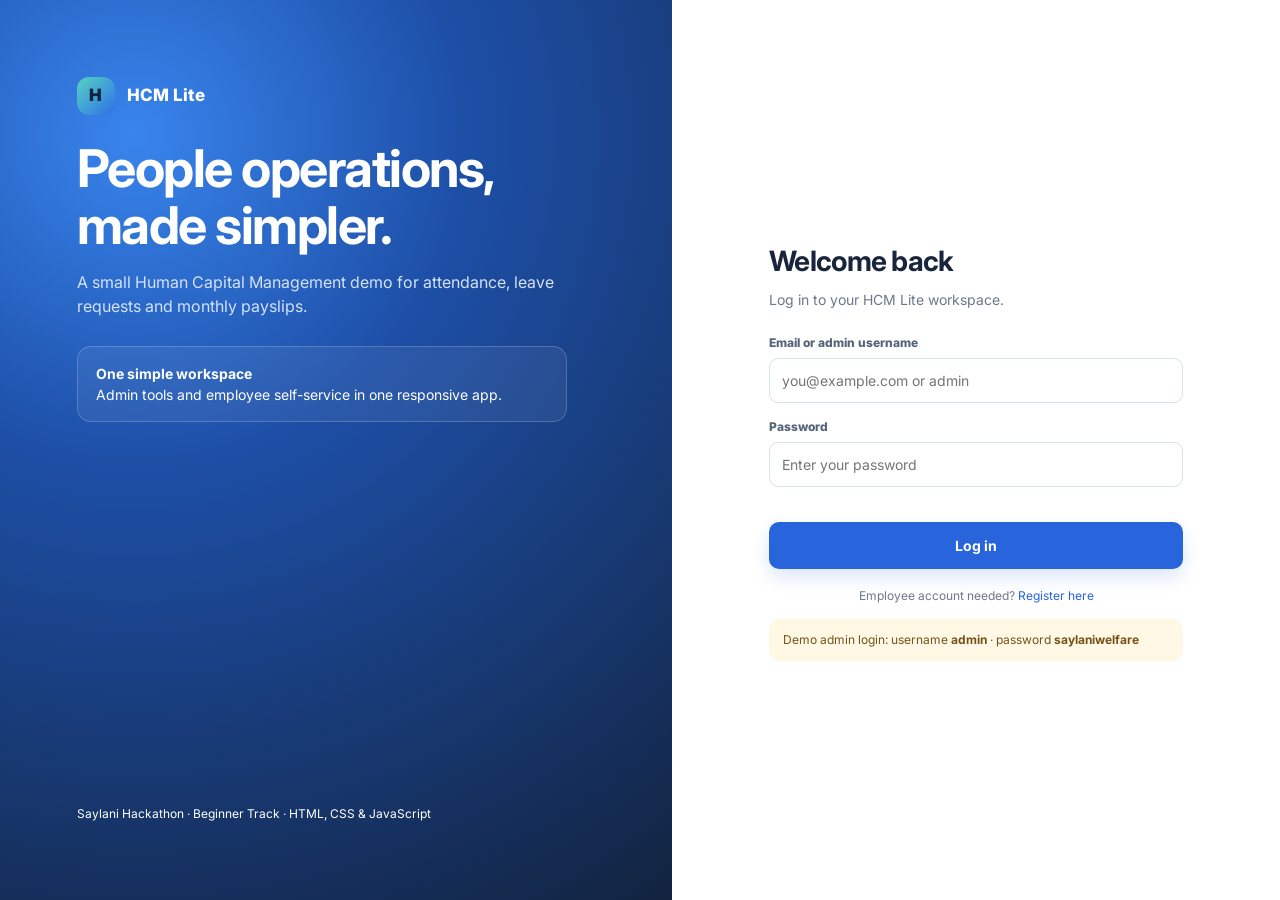
<file: index.html>
<!doctype html>
<html lang="en"><head><meta charset="utf-8"><meta name="viewport" content="width=device-width, initial-scale=1"><title>HCM Lite | Login</title><link rel="stylesheet" href="base.css"><link rel="stylesheet" href="login.css"></head>
<body><main class="auth-page"><section class="auth-banner"><div><div class="brand"><span class="brand-mark">H</span><span>HCM Lite</span></div><h1>People operations, made simpler.</h1><p>A small Human Capital Management demo for attendance, leave requests and monthly payslips.</p><div class="auth-feature"><strong>One simple workspace</strong><br><span>Admin tools and employee self-service in one responsive app.</span></div></div><div class="small">Saylani Hackathon · Beginner Track · HTML, CSS & JavaScript</div></section>
<section class="auth-main"><form class="auth-card" id="loginForm"><h2>Welcome back</h2><p>Log in to your HCM Lite workspace.</p><div class="field"><label for="email">Email or admin username</label><input id="email" name="email" type="text" autocomplete="username" placeholder="you@example.com or admin" required></div><div class="field"><label for="password">Password</label><input id="password" name="password" type="password" autocomplete="current-password" placeholder="Enter your password" required></div><div id="loginError" class="error" role="alert"></div><button type="submit">Log in</button><div class="auth-foot">Employee account needed? <a href="register.html">Register here</a></div><div class="notice">Demo admin login: username <b>admin</b> · password <b>saylaniwelfare</b></div></form></section></main><script src="common.js"></script><script src="login.js"></script></body></html>
</file>
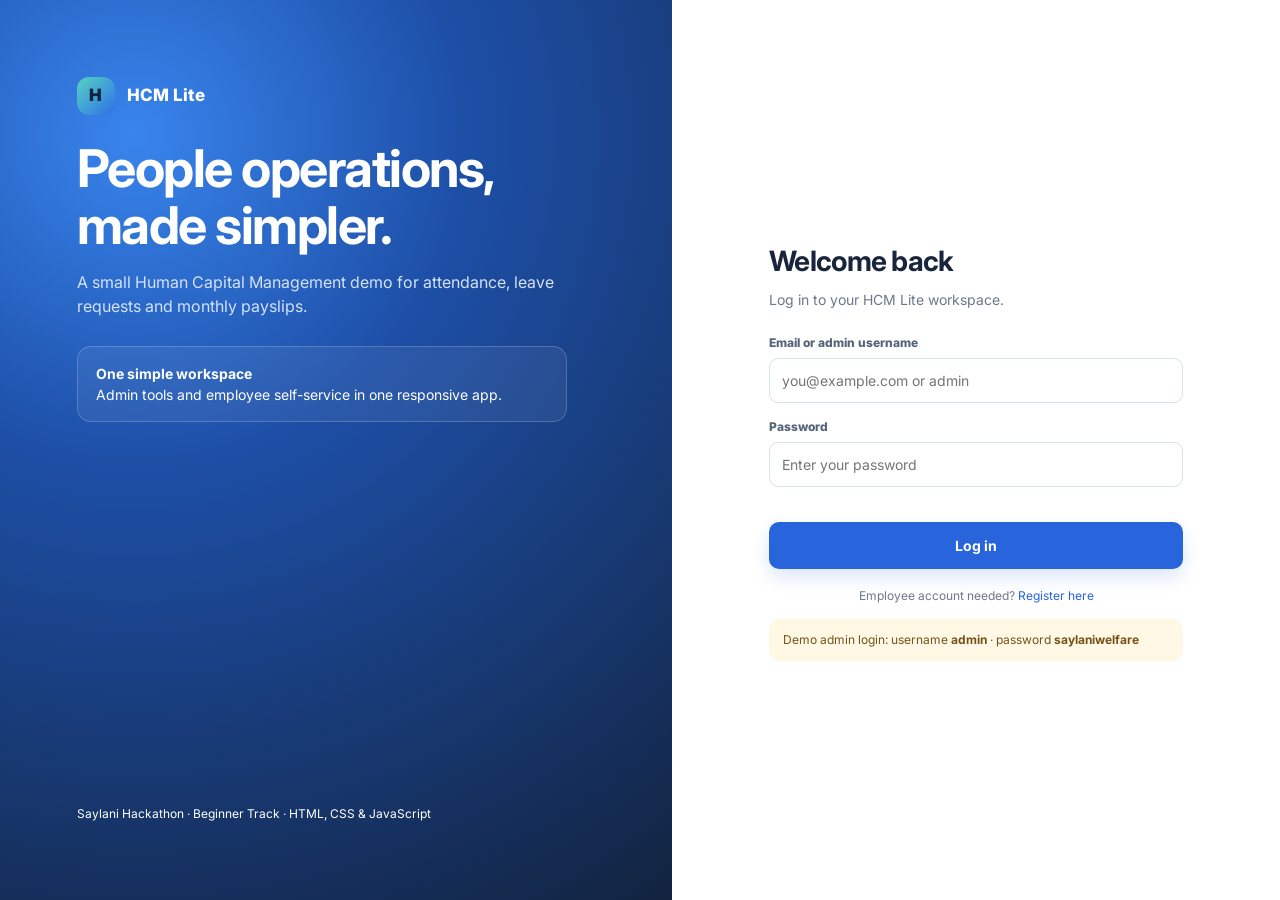
<file: admin.html>
<!doctype html><html lang="en"><head><meta charset="utf-8"><meta name="viewport" content="width=device-width, initial-scale=1"><title>Admin dashboard | HCM Lite</title><link rel="stylesheet" href="base.css"><link rel="stylesheet" href="admin.css"></head><body><div class="app-shell"><header class="topbar"><div class="brand"><span class="brand-mark">H</span><span>HCM Lite <small style="display:block;font-size:10px;font-weight:500;color:#c6d2e5">ADMIN WORKSPACE</small></span></div><div class="top-actions"><small id="adminHello">Administrator</small><button class="secondary" id="logoutBtn">Log out</button></div></header><nav class="nav"><a class="active" href="admin.html">Dashboard</a><a href="employees.html">Employees</a><a href="leaves.html">Leave requests</a><a href="settings.html">Settings</a><a href="payslip.html">Payslips</a></nav><main class="container"><div class="page-head"><div><h1>Company dashboard</h1><p id="companyHeading">Your team's daily overview.</p></div><div class="toolbar"><label for="reportDate" class="muted">Report date</label><input type="date" id="reportDate"></div></div><section class="grid stats"><article class="stat"><div class="label">Total employees</div><div class="number" id="totalEmployees">0</div><div class="hint">Registered employee accounts</div></article><article class="stat"><div class="label">Present today</div><div class="number" id="presentCount">0</div><div class="hint">Attendance recorded</div></article><article class="stat"><div class="label">Late arrivals</div><div class="number" id="lateCount">0</div><div class="hint">Beyond grace period</div></article><article class="stat"><div class="label">On approved leave</div><div class="number" id="leaveCount">0</div><div class="hint">Approved requests covering date</div></article></section><div class="two-col"><section class="panel"><div class="panel-top"><h2>Attendance register</h2><a class="btn secondary no-print" href="employees.html">Manage employees</a></div><p class="muted small">No attendance record is shown as “Absent”; the Leave column displays “Leave” when no check-in was recorded, as requested.</p><div class="table-wrap"><table><thead><tr><th>Employee ID</th><th>Name</th><th>Department</th><th>Check-in</th><th>Check-out</th><th>Status</th><th>Leave column</th></tr></thead><tbody id="attendanceRows"></tbody></table></div><div id="attendanceEmpty" class="empty" hidden>No employees registered yet. Add an employee to get started.</div></section><aside class="panel helper-box"><h2>Smart helper</h2><p class="muted small">Ask about employees, attendance, late arrivals or approved leave. Answers use this app's saved data.</p><div id="helperAnswer" class="helper-answer">Try asking: “How many employees do we have?”</div><form id="helperForm" class="helper-form"><input id="helperQuestion" placeholder="Ask a question…" required><button type="submit">Ask</button></form><a href="leaves.html">Review pending leave requests →</a><div class="notice">Local demo: records live in this browser and are not shared across devices.</div></aside></div><p class="footer-note">HCM Lite · Admin dashboard</p></main></div><script src="common.js"></script><script src="admin.js"></script></body></html>
</file>
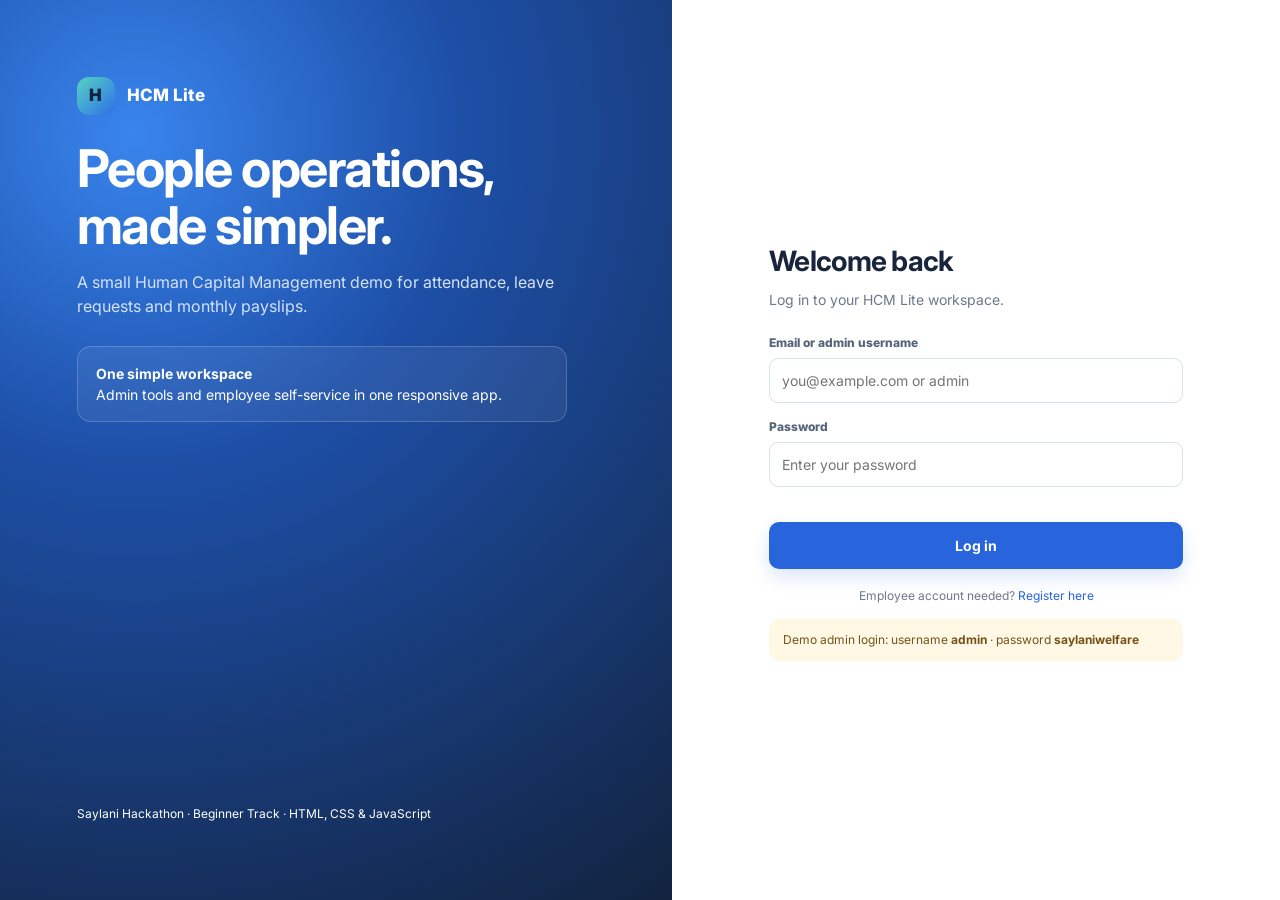
<file: employee.html>
<!doctype html><html lang="en"><head><meta charset="utf-8"><meta name="viewport" content="width=device-width, initial-scale=1"><title>Employee dashboard | HCM Lite</title><link rel="stylesheet" href="base.css"><link rel="stylesheet" href="employee.css"></head><body><div class="app-shell"><header class="topbar"><div class="brand"><span class="brand-mark">H</span><span>HCM Lite <small style="display:block;font-size:10px;font-weight:500;color:#c6d2e5">EMPLOYEE SELF-SERVICE</small></span></div><div class="top-actions"><small id="employeeHello">My dashboard</small><button class="secondary" id="logoutBtn">Log out</button></div></header><nav class="nav"><a class="active" href="employee.html">My dashboard</a><a href="leaves.html">My leave requests</a><a href="payslip.html">My payslip</a></nav><main class="container"><div class="page-head"><div><h1 id="welcomeTitle">Welcome</h1><p>View your workday, attendance and leave balance.</p></div><span id="todayLabel" class="badge"></span></div><div class="two-col"><div><section class="panel"><div class="profile-row"><div class="avatar" id="avatar">E</div><div><h2 id="profileName" style="margin:0 0 2px">Employee</h2><div id="profileMeta" class="muted small"></div></div></div><hr style="border:0;border-top:1px solid var(--line);margin:18px 0"><div class="grid stats" style="grid-template-columns:repeat(2,minmax(0,1fr));margin:0"><article class="stat"><div class="label">Leave balance</div><div class="number" id="leaveBalance">20</div><div class="hint">Working days remaining</div></article><article class="stat"><div class="label">Today's hours</div><div class="number" id="hoursToday">—</div><div class="hint">Updates after check-out</div></article></div><div class="panel" style="box-shadow:none;margin:16px 0 0;background:#f9fbff"><div class="panel-top"><div><h2 style="margin-bottom:3px">Today's attendance</h2><div class="muted small" id="attendanceMessage">Check in when you start work.</div></div><span id="todayStatus" class="badge">Not marked</span></div><div class="form-actions"><button id="attendanceBtn">Check in</button><span id="attendanceTime" class="muted small"></span></div></div></section><section class="panel"><div class="panel-top"><h2>Recent attendance</h2><a href="payslip.html">View payslip →</a></div><div class="table-wrap"><table><thead><tr><th>Date</th><th>Check-in</th><th>Check-out</th><th>Hours</th><th>Status</th></tr></thead><tbody id="myAttendanceRows"></tbody></table></div><div id="myAttendanceEmpty" class="empty" hidden>No attendance entries yet. Use Check in above to make your first record.</div></section></div><aside class="panel helper-box"><h2>My smart helper</h2><p class="muted small">Ask about your remaining leave, today's attendance or work hours.</p><div id="employeeHelperAnswer" class="helper-answer">Try asking: “How many leaves do I have left?”</div><form id="employeeHelperForm" class="helper-form"><input id="employeeQuestion" placeholder="Ask a question…" required><button type="submit">Ask</button></form><a href="leaves.html">Apply for leave →</a><div class="notice">Your dashboard only shows records for your own account.</div></aside></div><p class="footer-note">HCM Lite · Employee dashboard</p></main></div><script src="common.js"></script><script src="employee.js"></script></body></html>
</file>
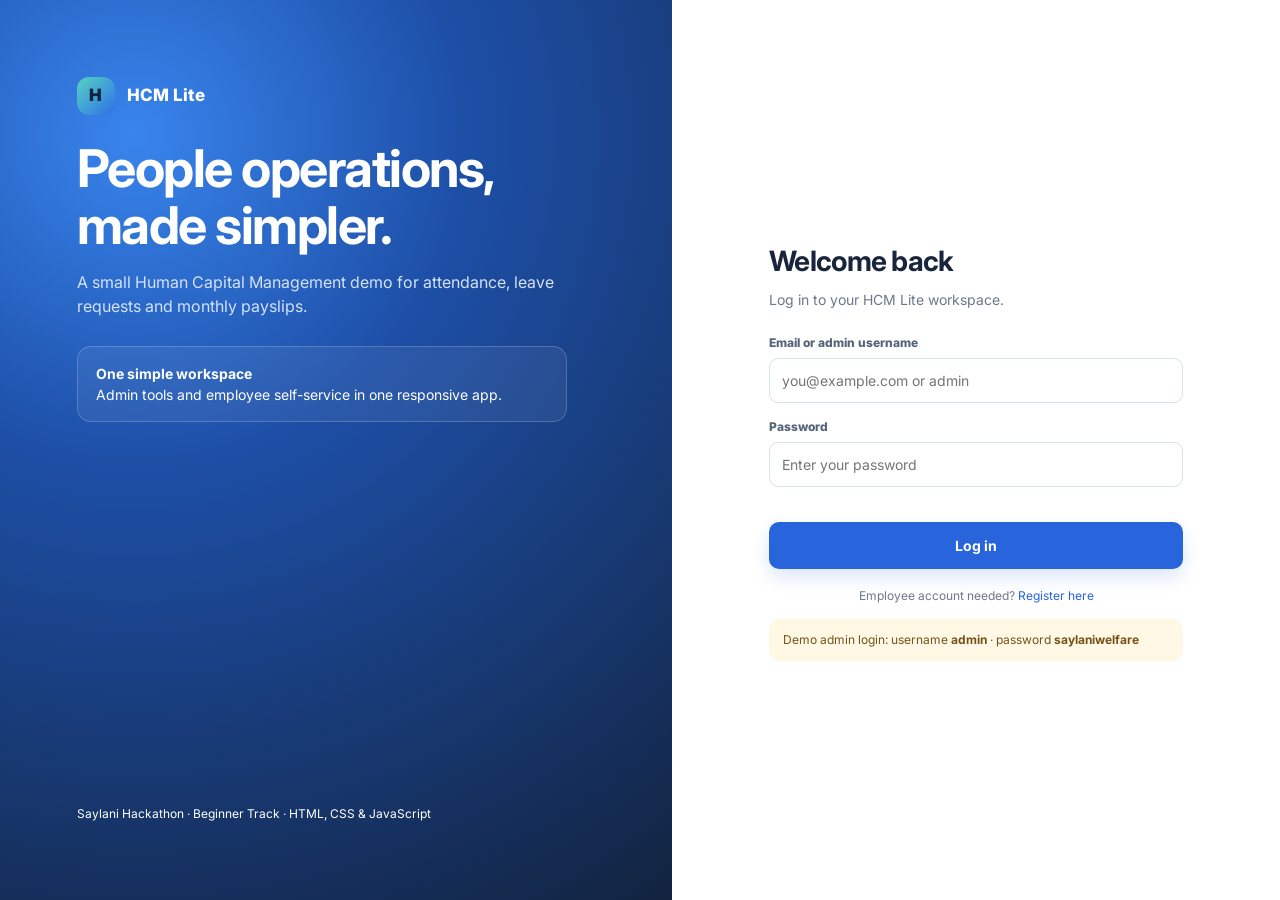
<file: employees.html>
<!doctype html><html lang="en"><head><meta charset="utf-8"><meta name="viewport" content="width=device-width, initial-scale=1"><title>Employees | HCM Lite</title><link rel="stylesheet" href="base.css"><link rel="stylesheet" href="employees.css"></head><body><div class="app-shell"><header class="topbar"><div class="brand"><span class="brand-mark">H</span><span>HCM Lite <small style="display:block;font-size:10px;font-weight:500;color:#c6d2e5">ADMIN WORKSPACE</small></span></div><div class="top-actions"><small>Employee management</small><button class="secondary" id="logoutBtn">Log out</button></div></header><nav class="nav"><a href="admin.html">Dashboard</a><a class="active" href="employees.html">Employees</a><a href="leaves.html">Leave requests</a><a href="settings.html">Settings</a><a href="payslip.html">Payslips</a></nav><main class="container"><div class="page-head"><div><h1>Employee management</h1><p>Add employee accounts, update their information or remove an account.</p></div></div><section class="panel"><h2 id="employeeFormTitle">Add an employee</h2><form id="employeeForm"><input type="hidden" id="employeeId"><div class="form-grid"><div class="field"><label for="name">Full name</label><input id="name" required maxlength="80"></div><div class="field"><label for="email">Email</label><input id="email" type="email" required></div><div class="field"><label for="department">Department</label><input id="department" required maxlength="60"></div><div class="field"><label for="salary">Monthly salary (PKR)</label><input id="salary" type="number" min="1" step="1" required></div><div class="field" id="passwordField"><label for="password">Initial password</label><input id="password" type="password" minlength="6" placeholder="At least 6 characters"></div></div><div id="formError" class="error"></div><div class="form-actions"><button type="submit" id="saveEmployeeBtn">Add employee & create login</button><button type="button" class="secondary" id="cancelEditBtn" hidden>Cancel edit</button></div><p class="muted small">Employees added here can log in on the main login page with their email and initial password.</p></form></section><section class="panel"><div class="panel-top"><h2>Employee directory</h2><span id="employeeCount" class="badge">0 employees</span></div><div class="toolbar"><input id="searchEmployees" type="search" placeholder="Search name or email"><select id="departmentFilter"><option value="">All departments</option></select></div><div class="table-wrap"><table><thead><tr><th>Employee ID</th><th>Name</th><th>Email</th><th>Department</th><th>Monthly salary</th><th>Actions</th></tr></thead><tbody id="employeesRows"></tbody></table></div><div id="employeesEmpty" class="empty" hidden>No employees found.</div></section><p class="footer-note">HCM Lite · Employee management</p></main></div><script src="common.js"></script><script src="employees.js"></script></body></html>
</file>
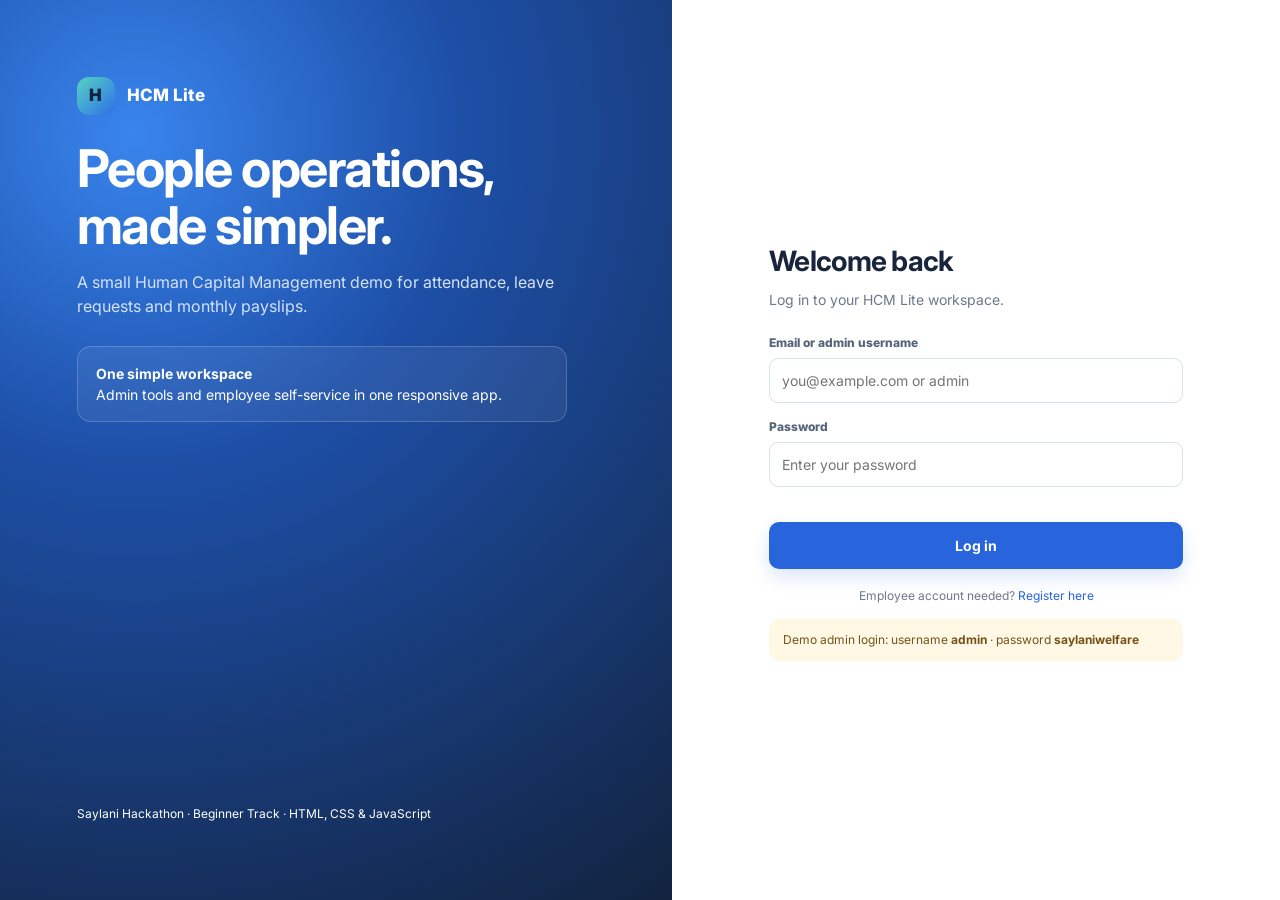
<file: leaves.html>
<!doctype html><html lang="en"><head><meta charset="utf-8"><meta name="viewport" content="width=device-width, initial-scale=1"><title>Leave requests | HCM Lite</title><link rel="stylesheet" href="base.css"><link rel="stylesheet" href="leaves.css"></head><body><div class="app-shell"><header class="topbar"><div class="brand"><span class="brand-mark">H</span><span>HCM Lite <small id="workspaceLabel" style="display:block;font-size:10px;font-weight:500;color:#c6d2e5">LEAVE MANAGEMENT</small></span></div><div class="top-actions"><small id="userLabel">Leave requests</small><button class="secondary" id="logoutBtn">Log out</button></div></header><nav class="nav" id="navLinks"><a href="admin.html">Dashboard</a><a href="employees.html">Employees</a><a class="active" href="leaves.html">Leave requests</a><a href="settings.html">Settings</a><a href="payslip.html">Payslips</a></nav><main class="container"><div class="page-head"><div><h1 id="pageTitle">Leave requests</h1><p id="pageSubtitle">Review and update employee leave requests.</p></div><span id="balanceBadge" class="badge" hidden></span></div><section class="panel" id="applyPanel" hidden><h2>Apply for leave</h2><form id="leaveForm"><div class="form-grid"><div class="field"><label for="leaveType">Leave type</label><select id="leaveType" required><option value="Casual">Casual</option><option value="Sick">Sick</option><option value="Annual">Annual</option><option value="Unpaid">Unpaid</option></select></div><div class="field"><label for="leaveFrom">From date</label><input id="leaveFrom" type="date" required></div><div class="field"><label for="leaveTo">To date</label><input id="leaveTo" type="date" required></div><div class="field full"><label for="leaveReason">Reason</label><textarea id="leaveReason" required maxlength="500" placeholder="Briefly explain your request"></textarea></div></div><div id="leaveError" class="error"></div><div class="form-actions"><button type="submit">Submit leave request</button></div><p class="muted small">Working days are counted Monday to Friday. Requests cannot overlap and must fit within your remaining leave quota.</p></form></section><section class="panel"><div class="panel-top"><h2 id="tableTitle">All leave requests</h2><span id="pendingCount" class="badge">0 pending</span></div><div class="table-wrap"><table><thead><tr><th>Employee</th><th>Leave type</th><th>From</th><th>To</th><th>Days</th><th>Reason</th><th>Status</th><th id="commentHead">Comment / actions</th></tr></thead><tbody id="leaveRows"></tbody></table></div><div id="leaveEmpty" class="empty" hidden>No leave requests have been submitted.</div></section><p class="footer-note">HCM Lite · Leave management</p></main></div><script src="common.js"></script><script src="leaves.js"></script></body></html>
</file>
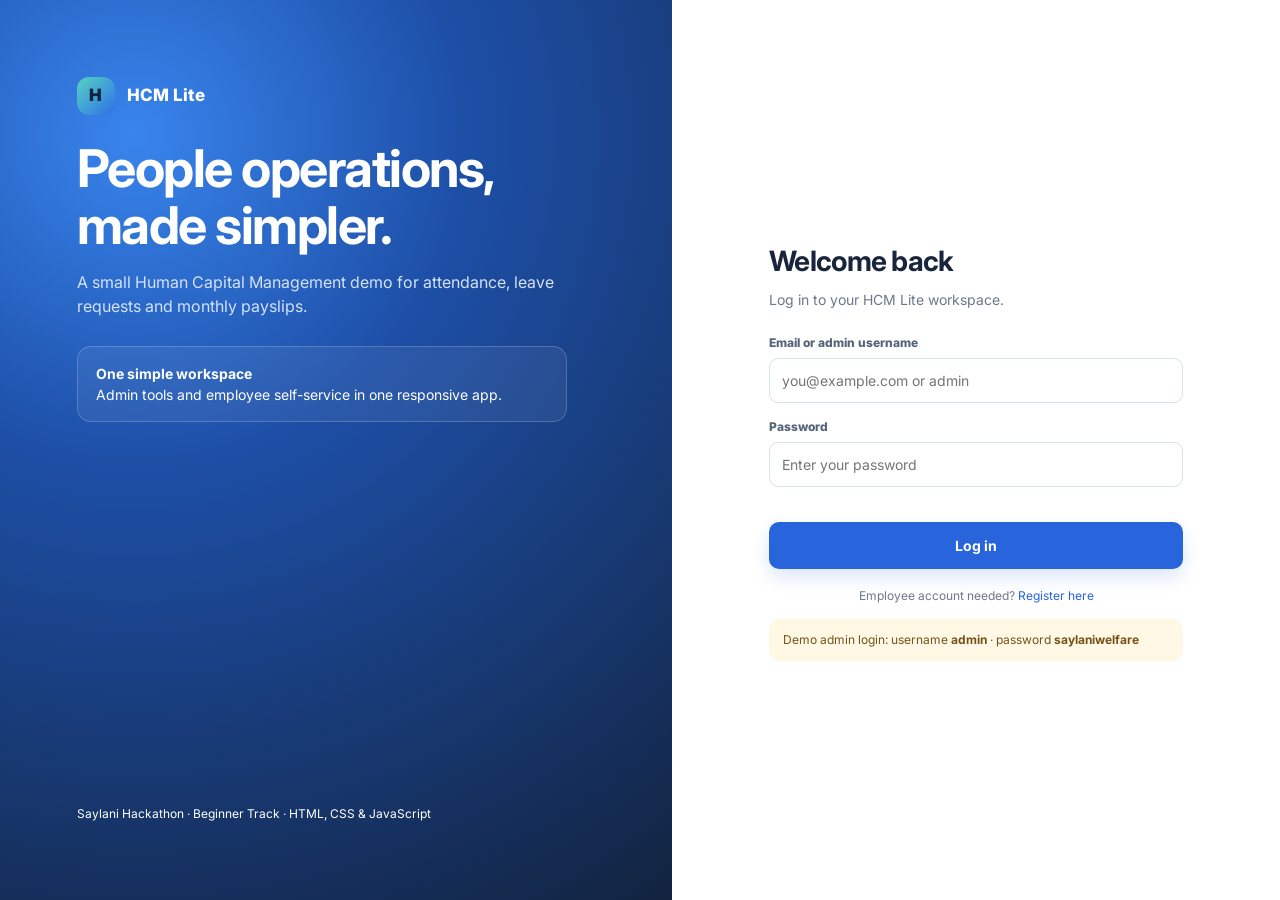
<file: payslip.html>
<!doctype html><html lang="en"><head><meta charset="utf-8"><meta name="viewport" content="width=device-width, initial-scale=1"><title>Payslip | HCM Lite</title><link rel="stylesheet" href="base.css"><link rel="stylesheet" href="payslip.css"></head><body><div class="app-shell"><header class="topbar"><div class="brand"><span class="brand-mark">H</span><span>HCM Lite <small id="workspaceLabel" style="display:block;font-size:10px;font-weight:500;color:#c6d2e5">PAYROLL</small></span></div><div class="top-actions"><small id="userLabel">Payslip</small><button class="secondary" id="logoutBtn">Log out</button></div></header><nav class="nav" id="navLinks"><a href="admin.html">Dashboard</a><a href="employees.html">Employees</a><a href="leaves.html">Leave requests</a><a href="settings.html">Settings</a><a class="active" href="payslip.html">Payslips</a></nav><main class="container"><div class="page-head"><div><h1>Monthly payslip</h1><p id="payslipSubtitle">Calculate pay based on salary, absences and half days.</p></div><div class="toolbar no-print"><label class="muted" for="month">Month</label><input id="month" type="month"></div></div><section class="panel no-print" id="employeeSelectPanel"><div class="field"><label for="employeeSelect">Employee</label><select id="employeeSelect"></select></div></section><section class="panel" id="slipContent"><div class="profile-row"><div class="avatar">H</div><div><h2 id="slipCompany" style="margin:0 0 2px">HCM Lite Company</h2><div class="muted small">Monthly salary statement</div></div></div><hr style="border:0;border-top:1px solid var(--line);margin:18px 0"><div class="grid" style="grid-template-columns:repeat(2,minmax(0,1fr));gap:20px"><div><div class="muted small">Employee</div><strong id="slipEmployee">—</strong><div class="muted small" id="slipDepartment"></div></div><div><div class="muted small">Pay period</div><strong id="slipPeriod">—</strong><div class="muted small" id="slipEmail"></div></div></div><div class="table-wrap" style="margin-top:22px"><table><thead><tr><th>Pay component</th><th>Calculation</th><th style="text-align:right">Amount (PKR)</th></tr></thead><tbody id="slipRows"></tbody></table></div><div class="payslip-total" style="margin-top:18px"><div><div style="color:#cbd8ee">Net salary</div><div class="small" id="deductionSummary">After attendance-based deductions</div></div><div class="amount" id="netSalary">PKR 0</div></div><div class="notice">Formula: per-day salary = monthly salary ÷ working days in month. Deduction = per-day salary × (absent days + 0.5 × half days). Approved leave days are not counted as absent.</div><div class="form-actions no-print"><button onclick="window.print()">Print / Save as PDF</button></div></section><p class="footer-note">HCM Lite · Payslip statement</p></main></div><script src="common.js"></script><script src="payslip.js"></script></body></html>
</file>
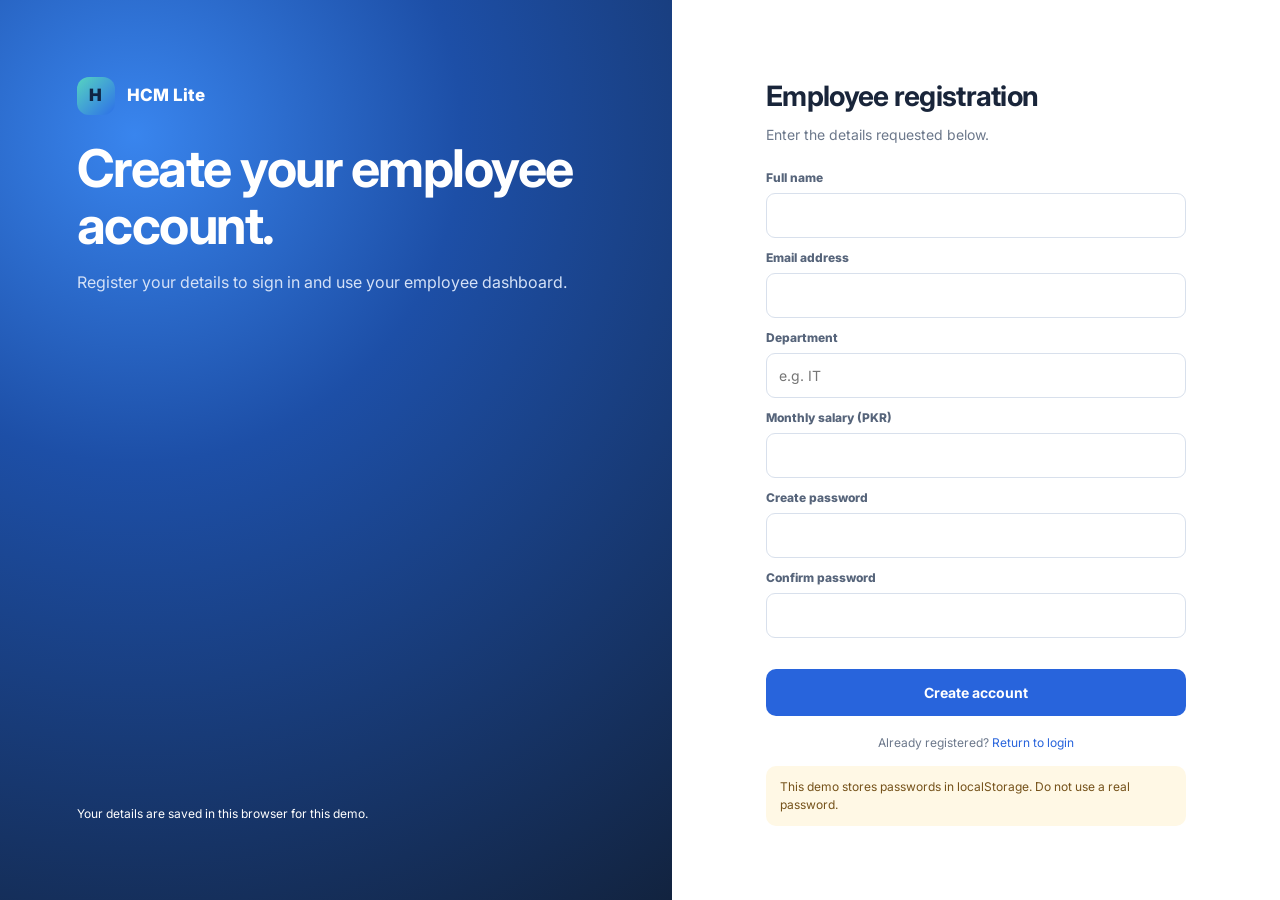
<file: register.html>
<!doctype html><html lang="en"><head><meta charset="utf-8"><meta name="viewport" content="width=device-width, initial-scale=1"><title>Register | HCM Lite</title><link rel="stylesheet" href="base.css"><link rel="stylesheet" href="register.css"></head><body><main class="auth-page"><section class="auth-banner"><div><div class="brand"><span class="brand-mark">H</span><span>HCM Lite</span></div><h1>Create your employee account.</h1><p>Register your details to sign in and use your employee dashboard.</p></div><div class="small">Your details are saved in this browser for this demo.</div></section><section class="auth-main"><form class="auth-card" id="registerForm"><h2>Employee registration</h2><p>Enter the details requested below.</p><div class="field"><label for="name">Full name</label><input id="name" required autocomplete="name" maxlength="80"></div><div class="field"><label for="email">Email address</label><input id="email" type="email" required autocomplete="email"></div><div class="field"><label for="department">Department</label><input id="department" required maxlength="60" placeholder="e.g. IT"></div><div class="field"><label for="salary">Monthly salary (PKR)</label><input id="salary" type="number" min="1" step="1" required></div><div class="field"><label for="password">Create password</label><input id="password" type="password" minlength="6" required autocomplete="new-password"></div><div class="field"><label for="confirmPassword">Confirm password</label><input id="confirmPassword" type="password" minlength="6" required autocomplete="new-password"></div><div id="registerMessage" class="error" role="alert"></div><button type="submit">Create account</button><div class="auth-foot">Already registered? <a href="index.html">Return to login</a></div><div class="notice">This demo stores passwords in localStorage. Do not use a real password.</div></form></section></main><script src="common.js"></script><script src="register.js"></script></body></html>
</file>
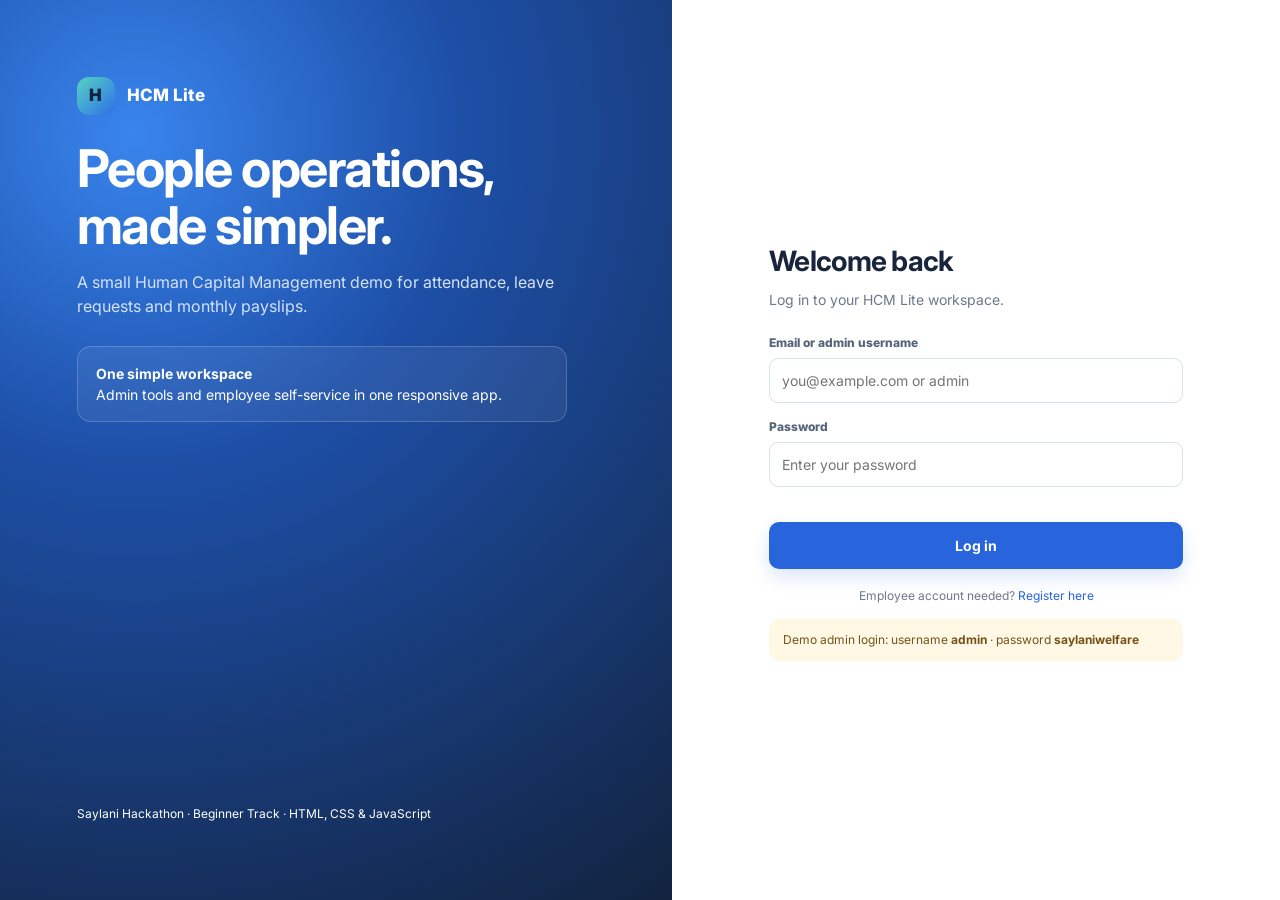
<file: settings.html>
<!doctype html><html lang="en"><head><meta charset="utf-8"><meta name="viewport" content="width=device-width, initial-scale=1"><title>Settings | HCM Lite</title><link rel="stylesheet" href="base.css"><link rel="stylesheet" href="settings.css"></head><body><div class="app-shell"><header class="topbar"><div class="brand"><span class="brand-mark">H</span><span>HCM Lite <small style="display:block;font-size:10px;font-weight:500;color:#c6d2e5">ADMIN WORKSPACE</small></span></div><div class="top-actions"><small>Company settings</small><button class="secondary" id="logoutBtn">Log out</button></div></header><nav class="nav"><a href="admin.html">Dashboard</a><a href="employees.html">Employees</a><a href="leaves.html">Leave requests</a><a class="active" href="settings.html">Settings</a><a href="payslip.html">Payslips</a></nav><main class="container"><div class="page-head"><div><h1>Company settings</h1><p>Set the office timing and yearly leave rules used by the app.</p></div></div><section class="panel"><form id="settingsForm"><div class="form-grid"><div class="field full"><label for="companyName">Company name</label><input id="companyName" required maxlength="100"></div><div class="field"><label for="officeStart">Office start time</label><input id="officeStart" type="time" required></div><div class="field"><label for="graceMinutes">Grace period (minutes)</label><input id="graceMinutes" type="number" min="0" max="180" step="1" required></div><div class="field"><label for="leaveQuota">Yearly paid leave quota (working days)</label><input id="leaveQuota" type="number" min="0" max="365" step="1" required></div></div><div class="notice">Late arrivals are marked when check-in is later than office start plus the grace period. Check-outs under 5 hours are marked as Half Day. Weekends are excluded from working-day leave calculations.</div><div class="error" id="settingsError"></div><div class="form-actions"><button type="submit">Save settings</button></div><div id="settingsSuccess" class="success-text" aria-live="polite"></div></form></section><p class="footer-note">HCM Lite · Company settings</p></main></div><script src="common.js"></script><script src="settings.js"></script></body></html>
</file>
<file: base.css>
@import url('https://fonts.googleapis.com/css2?family=Inter:wght@400;500;600;700;800&display=swap');
:root{--navy:#12233f;--blue:#2864dc;--blue2:#eaf1ff;--teal:#0f9f91;--ink:#19253a;--muted:#6c788b;--line:#e4e9f1;--bg:#f4f7fb;--white:#fff;--red:#c83f4d;--amber:#a86c00;--green:#167c54;--shadow:0 10px 30px rgba(31,55,92,.07)}
*{box-sizing:border-box}body{margin:0;background:var(--bg);color:var(--ink);font-family:Inter,Arial,sans-serif;font-size:14px;line-height:1.5}a{color:var(--blue);text-decoration:none}a:hover{text-decoration:underline}button,input,select,textarea{font:inherit}button,.btn{border:0;border-radius:10px;background:var(--blue);color:#fff;padding:10px 15px;font-weight:700;cursor:pointer;display:inline-flex;justify-content:center;align-items:center;gap:7px;text-decoration:none;transition:.15s}button:hover,.btn:hover{filter:brightness(.95);transform:translateY(-1px);text-decoration:none}.btn.secondary,button.secondary{background:#e9eef7;color:var(--navy)}.btn.danger,button.danger{background:#fff0f1;color:var(--red)}.btn.success,button.success{background:#e4f7ee;color:var(--green)}button:disabled{opacity:.45;cursor:not-allowed;transform:none}.app-shell{min-height:100vh}.topbar{background:var(--navy);color:#fff;display:flex;justify-content:space-between;align-items:center;gap:18px;padding:16px clamp(16px,4vw,48px);box-shadow:0 5px 20px #10213e20}.brand{display:flex;align-items:center;gap:12px;color:#fff;font-size:17px;font-weight:800}.brand-mark{width:38px;height:38px;border-radius:12px;background:linear-gradient(135deg,#56d4c1,#2d6fe8);display:grid;place-items:center;color:#0f2443;font-weight:900}.top-actions{display:flex;align-items:center;gap:10px}.top-actions small{color:#c6d2e5}.nav{display:flex;flex-wrap:wrap;gap:8px;padding:12px clamp(16px,4vw,48px);background:#fff;border-bottom:1px solid var(--line)}.nav a{padding:8px 12px;border-radius:9px;color:#4a5a72;font-weight:700}.nav a:hover,.nav a.active{background:var(--blue2);color:var(--blue);text-decoration:none}.container{width:min(1180px,calc(100% - 32px));margin:28px auto 50px}.page-head{display:flex;justify-content:space-between;align-items:flex-start;gap:18px;margin-bottom:22px}.page-head h1{font-size:27px;letter-spacing:-.7px;margin:0 0 5px}.page-head p{margin:0;color:var(--muted)}.muted{color:var(--muted)}.small{font-size:12px}.grid{display:grid;gap:16px}.stats{grid-template-columns:repeat(4,minmax(0,1fr));margin:20px 0}.stat,.panel,.card{background:#fff;border:1px solid var(--line);border-radius:16px;box-shadow:var(--shadow)}.stat{padding:19px}.stat .label{color:var(--muted);font-weight:600}.stat .number{font-size:30px;font-weight:800;letter-spacing:-1px;margin-top:9px}.stat .hint{font-size:12px;color:var(--muted);margin-top:2px}.panel{padding:21px;margin:16px 0}.panel h2,.panel h3{margin:0 0 14px;font-size:17px}.panel-top{display:flex;align-items:center;justify-content:space-between;gap:12px;margin-bottom:12px}.form-grid{display:grid;grid-template-columns:repeat(2,minmax(0,1fr));gap:15px}.field{display:flex;flex-direction:column;gap:6px;min-width:0}.field.full{grid-column:1/-1}.field label{font-size:12px;color:#56647a;font-weight:800}.field input,.field select,.field textarea,.toolbar input,.toolbar select{width:100%;border:1px solid #d8e0ec;background:#fff;color:var(--ink);padding:11px 12px;border-radius:9px;outline:none}.field input:focus,.field select:focus,.field textarea:focus,.toolbar input:focus,.toolbar select:focus{border-color:#76a0ff;box-shadow:0 0 0 3px #2864dc14}.field textarea{min-height:85px;resize:vertical}.form-actions{display:flex;gap:9px;align-items:center;flex-wrap:wrap;margin-top:16px}.error{color:var(--red);font-size:12px;min-height:16px}.success-text{color:var(--green);font-size:12px}.toolbar{display:flex;align-items:center;gap:10px;flex-wrap:wrap;margin:12px 0 16px}.toolbar input,.toolbar select{width:auto;min-width:170px}.table-wrap{overflow:auto;border:1px solid var(--line);border-radius:12px}table{width:100%;border-collapse:collapse;background:#fff;white-space:nowrap}th,td{text-align:left;padding:12px 14px;border-bottom:1px solid #edf0f5;font-size:12px}th{font-size:11px;text-transform:uppercase;letter-spacing:.5px;color:#65728a;background:#f8faff}tbody tr:last-child td{border-bottom:0}tbody tr:hover{background:#fbfcff}.badge{display:inline-flex;align-items:center;border-radius:999px;padding:4px 9px;font-size:11px;font-weight:800;background:#edf1f7;color:#58667b}.badge.present,.badge.approved,.badge.active{background:#e4f7ee;color:#167c54}.badge.late,.badge.pending{background:#fff5d9;color:#946000}.badge.absent,.badge.rejected,.badge.leave{background:#ffebed;color:#b83242}.badge.half-day{background:#e9efff;color:#315ec2}.empty{padding:24px;color:var(--muted);text-align:center}.two-col{display:grid;grid-template-columns:minmax(0,1.35fr) minmax(280px,.8fr);gap:18px}.helper-box{display:flex;flex-direction:column;gap:12px}.helper-answer{background:#f3f7ff;border-radius:12px;padding:12px;color:#334765;min-height:50px;white-space:pre-wrap}.helper-form{display:flex;gap:8px}.helper-form input{min-width:0;flex:1;padding:10px 12px;border:1px solid #d8e0ec;border-radius:9px}.auth-page{min-height:100vh;display:grid;grid-template-columns:1.05fr .95fr;background:#fff}.auth-banner{background:radial-gradient(circle at 20% 15%,#3985ee 0,#1d4fa7 35%,#12233f 100%);color:#fff;padding:clamp(28px,6vw,80px);display:flex;flex-direction:column;justify-content:space-between;min-height:100vh}.auth-banner h1{font-size:clamp(32px,5vw,52px);line-height:1.1;letter-spacing:-1.5px;max-width:540px;margin:25px 0 15px}.auth-banner p{color:#d4e1f7;max-width:500px;font-size:16px}.auth-feature{margin-top:28px;padding:16px 18px;border:1px solid #ffffff30;background:#ffffff10;border-radius:14px;max-width:490px}.auth-main{display:grid;place-items:center;padding:32px 20px}.auth-card{width:min(430px,100%)}.auth-card h2{font-size:28px;letter-spacing:-.7px;margin:0 0 7px}.auth-card>p{color:var(--muted);margin:0 0 24px}.auth-card .field{margin:15px 0}.auth-card button{width:100%;margin-top:4px;padding:13px}.auth-foot{text-align:center;color:var(--muted);margin-top:18px;font-size:12px}.notice{border-radius:10px;background:#fff8e5;color:#75521a;padding:12px 14px;font-size:12px;margin-top:14px}.profile-row{display:flex;align-items:center;gap:13px}.avatar{width:44px;height:44px;border-radius:14px;display:grid;place-items:center;background:#eaf1ff;color:var(--blue);font-size:17px;font-weight:800}.payslip-total{background:var(--navy);color:#fff;border-radius:14px;padding:22px;display:flex;justify-content:space-between;align-items:center;gap:14px}.payslip-total .amount{font-size:30px;font-weight:800}.footer-note{color:var(--muted);font-size:11px;text-align:center;margin:28px 0 0}
@media(max-width:850px){.stats{grid-template-columns:repeat(2,minmax(0,1fr))}.two-col{grid-template-columns:1fr}.auth-page{grid-template-columns:1fr}.auth-banner{min-height:auto;padding:28px;gap:20px}.auth-banner h1{font-size:34px}.auth-main{padding:28px 18px}.topbar{align-items:flex-start}.page-head{flex-direction:column}}
@media(max-width:520px){.stats{grid-template-columns:1fr 1fr;gap:10px}.stat{padding:13px}.stat .number{font-size:24px}.form-grid{grid-template-columns:1fr}.field.full{grid-column:auto}.topbar{flex-wrap:wrap}.top-actions{width:100%;justify-content:space-between}.container{width:calc(100% - 22px);margin-top:20px}.panel{padding:14px}.page-head h1{font-size:23px}.nav{gap:3px}.nav a{padding:7px 9px;font-size:12px}}
@media print{.topbar,.nav,.no-print,button{display:none!important}body{background:#fff}.container{width:100%;margin:0}.panel,.stat{box-shadow:none;border:1px solid #ddd}}
</file>
<file: login.css>
/* Login-specific styles. Shared visual styles are in base.css. */
.auth-card{padding:8px}.auth-card button{box-shadow:0 8px 18px #2864dc2a}.auth-banner .brand{margin-bottom:20px}
</file>
<file: admin.css>
/* Admin dashboard page styles. */
#reportDate{min-width:160px}.panel .table-wrap{margin-top:12px}.helper-box .notice{margin-top:4px}
</file>
<file: employee.css>
/* Employee dashboard page styles. */
#attendanceBtn{min-width:125px}#todayStatus{font-size:12px}hr{border-color:var(--line)}
</file>
<file: employees.css>
/* Employee management page styles. */
#employeeFormTitle{margin-bottom:18px}#cancelEditBtn[hidden]{display:none}td .btn{padding:6px 9px;font-size:11px}
</file>
<file: leaves.css>
/* Leave management page styles. */
#leaveForm textarea{min-height:90px}#leaveRows button{padding:6px 9px;margin-right:4px;font-size:11px}
</file>
<file: payslip.css>
/* Payslip page styles. */
#slipContent{max-width:980px;margin-inline:auto}#slipContent hr{border-color:var(--line)}#slipRows td:last-child{text-align:right;font-variant-numeric:tabular-nums}
</file>
<file: register.css>
/* Registration-specific styles. Shared visual styles are in base.css. */
.auth-card{padding:5px}.auth-card .field{margin:11px 0}
</file>
<file: settings.css>
/* Company settings page styles. */
#settingsForm{max-width:760px}#settingsForm .notice{margin:18px 0}
</file>
